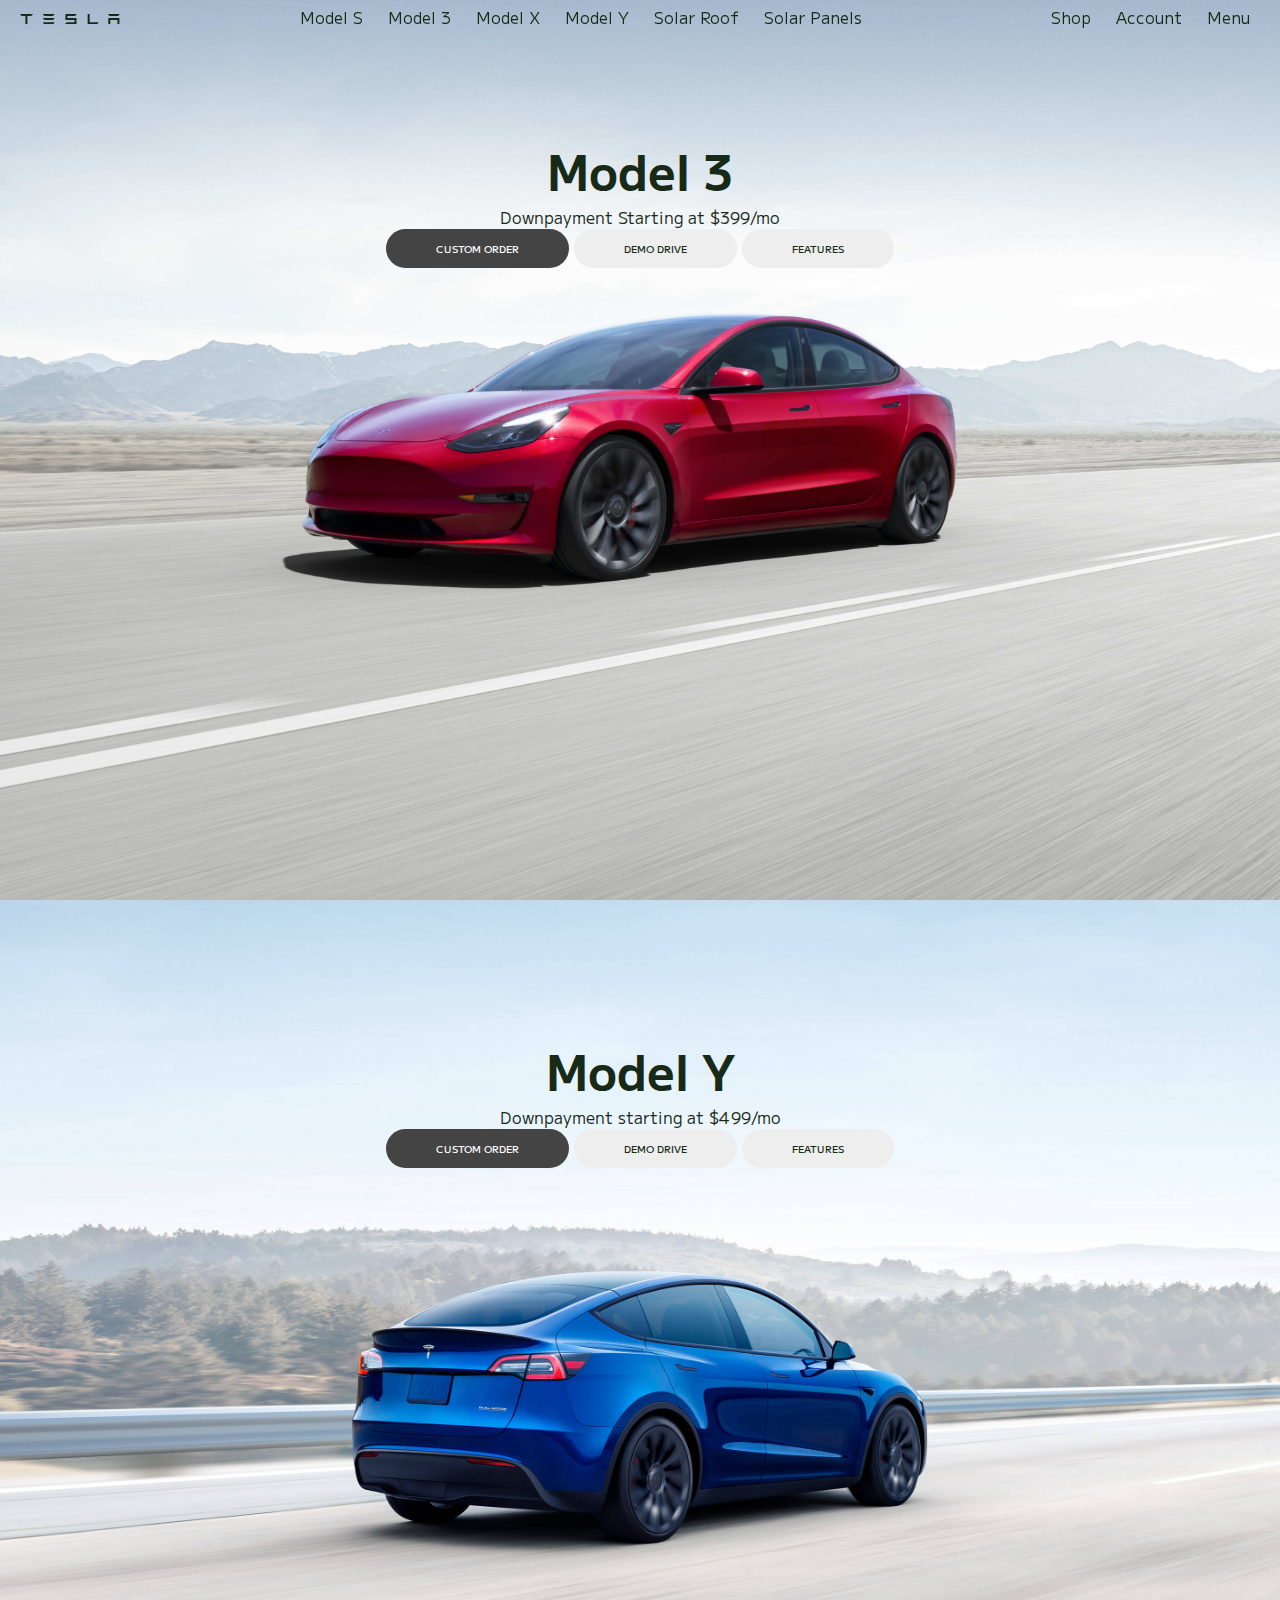
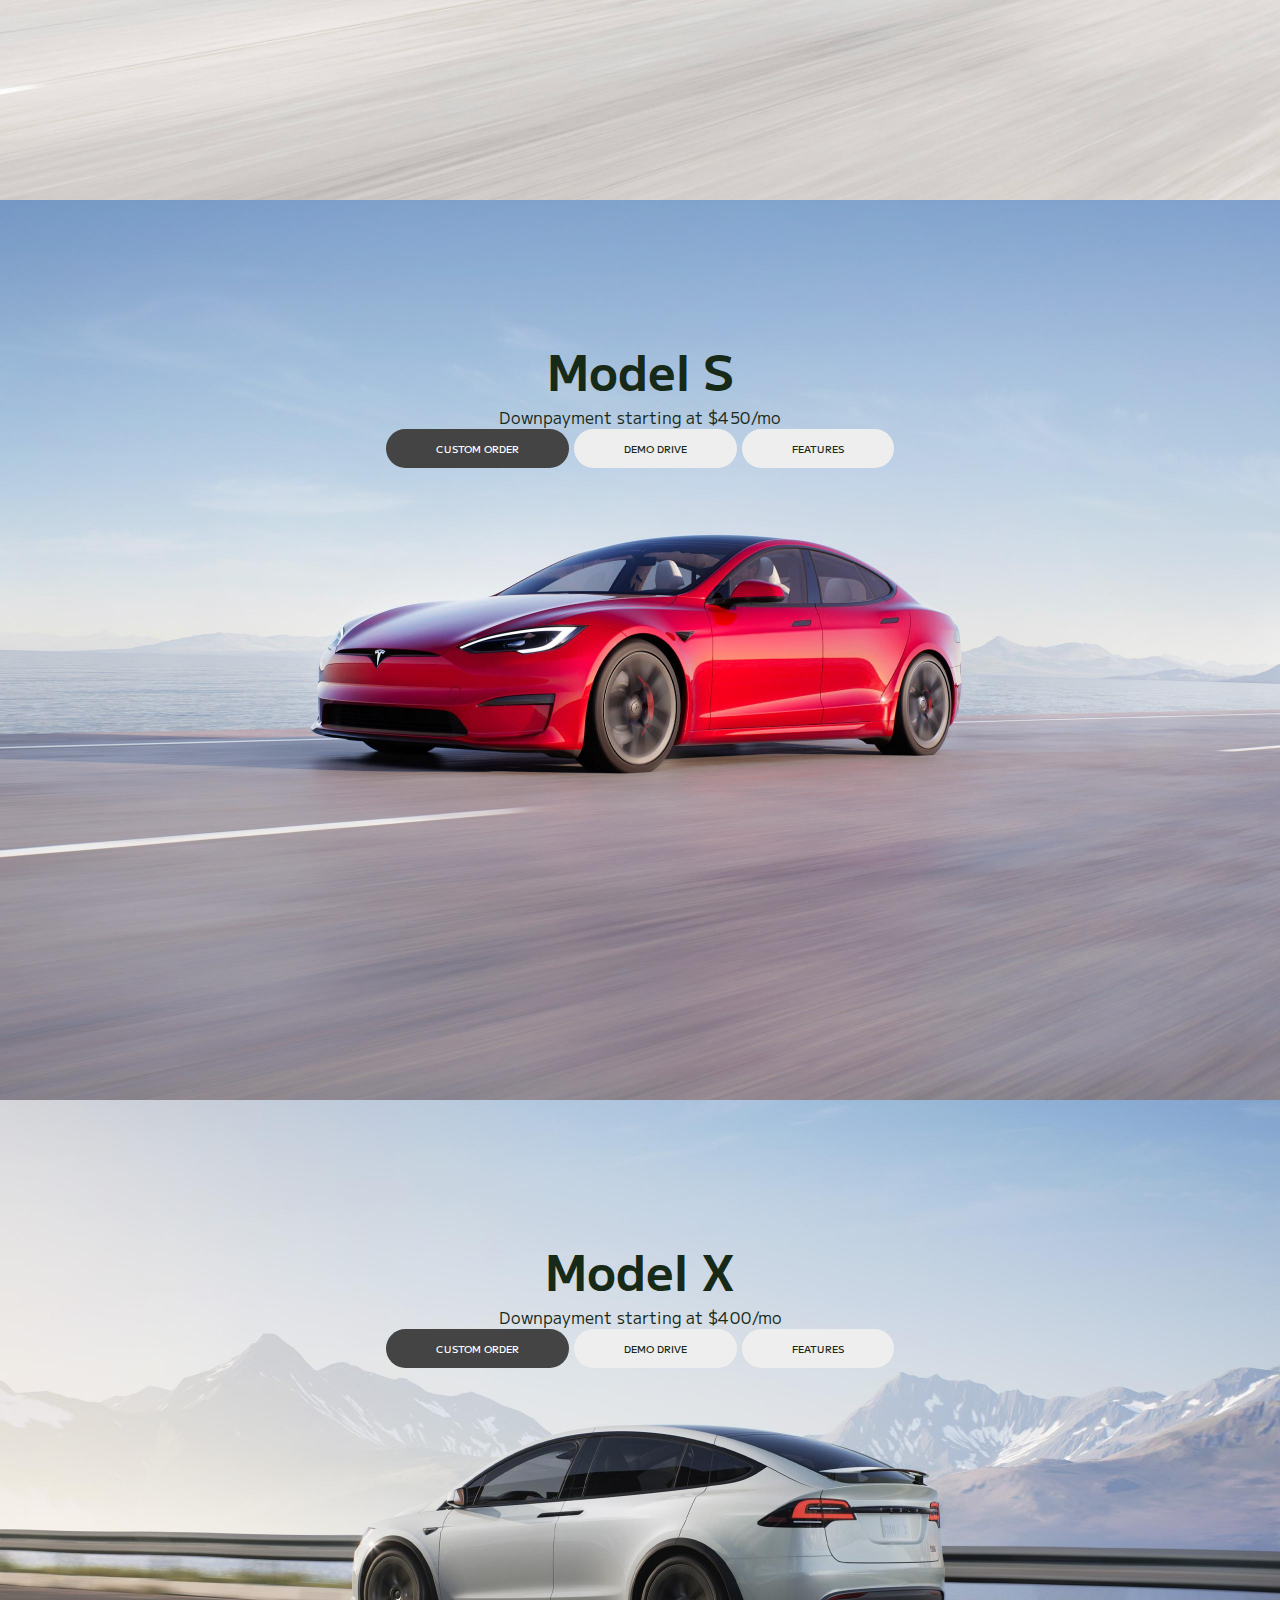
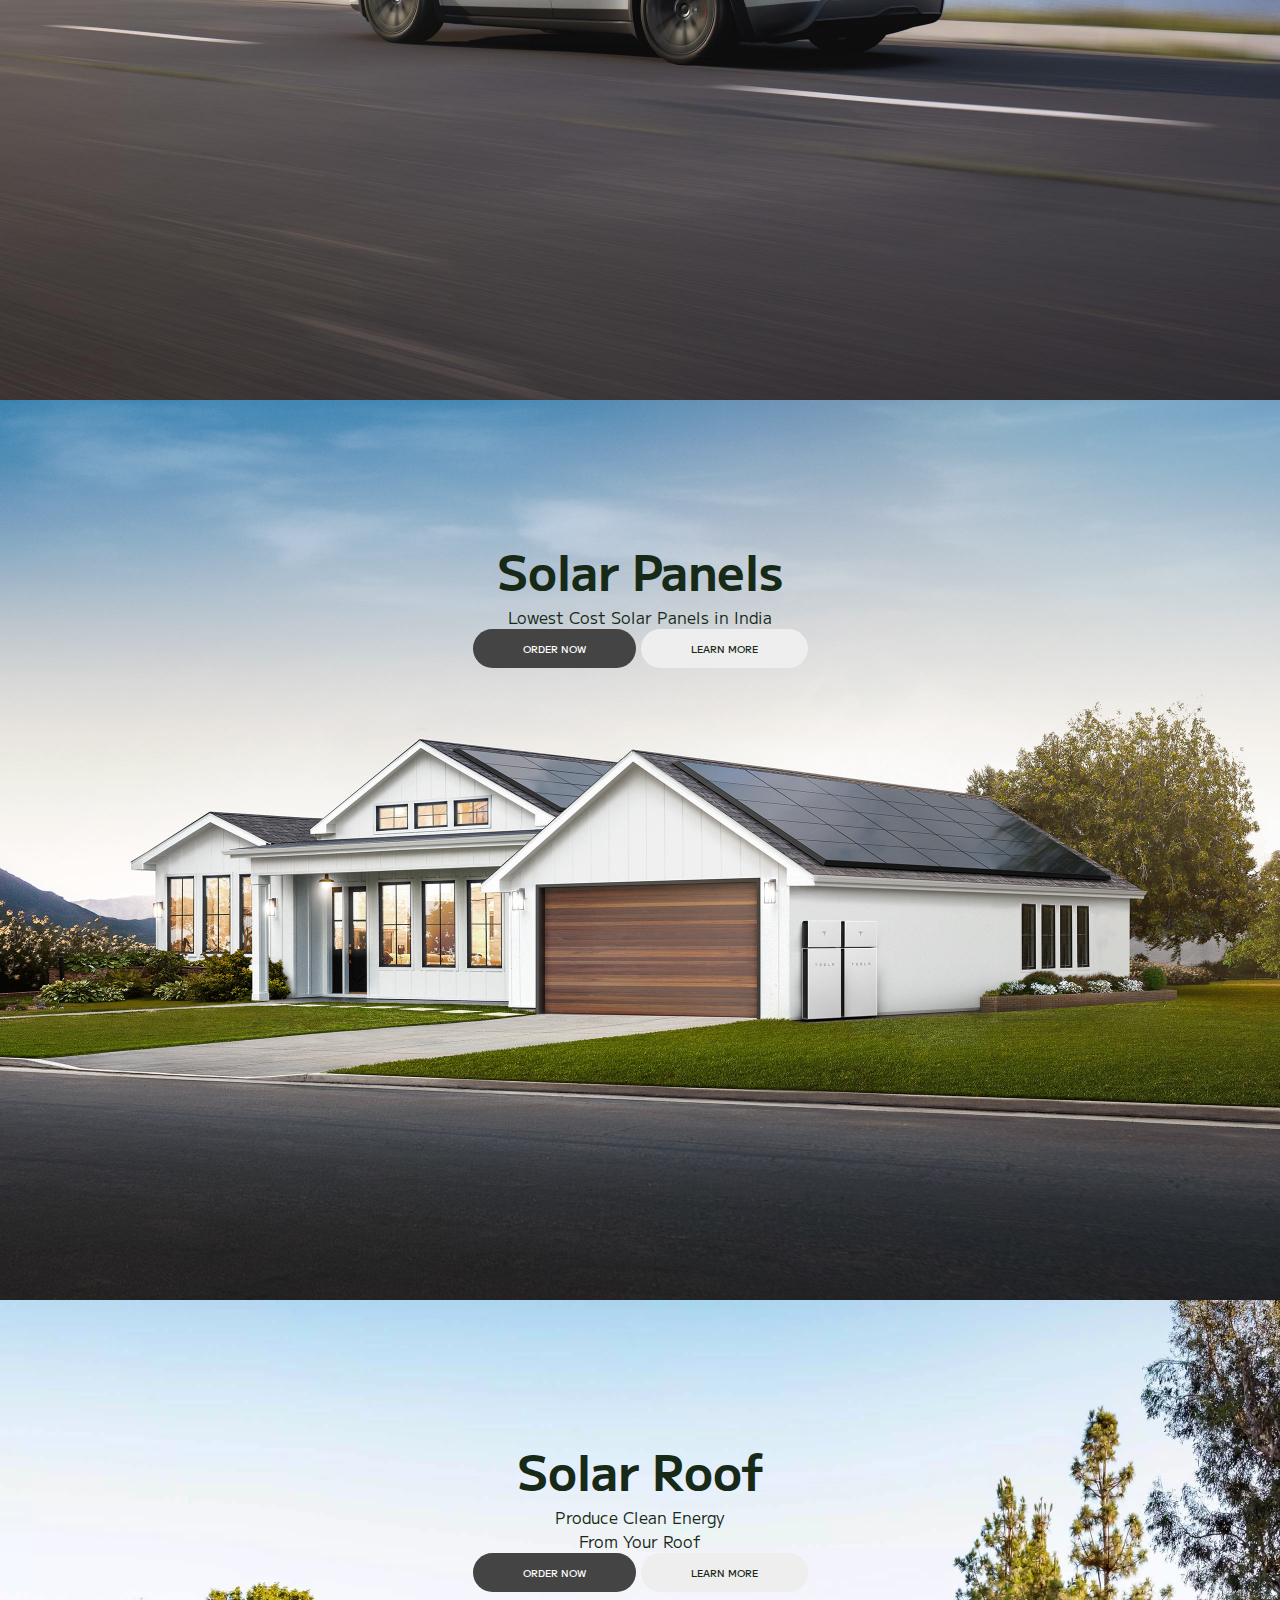
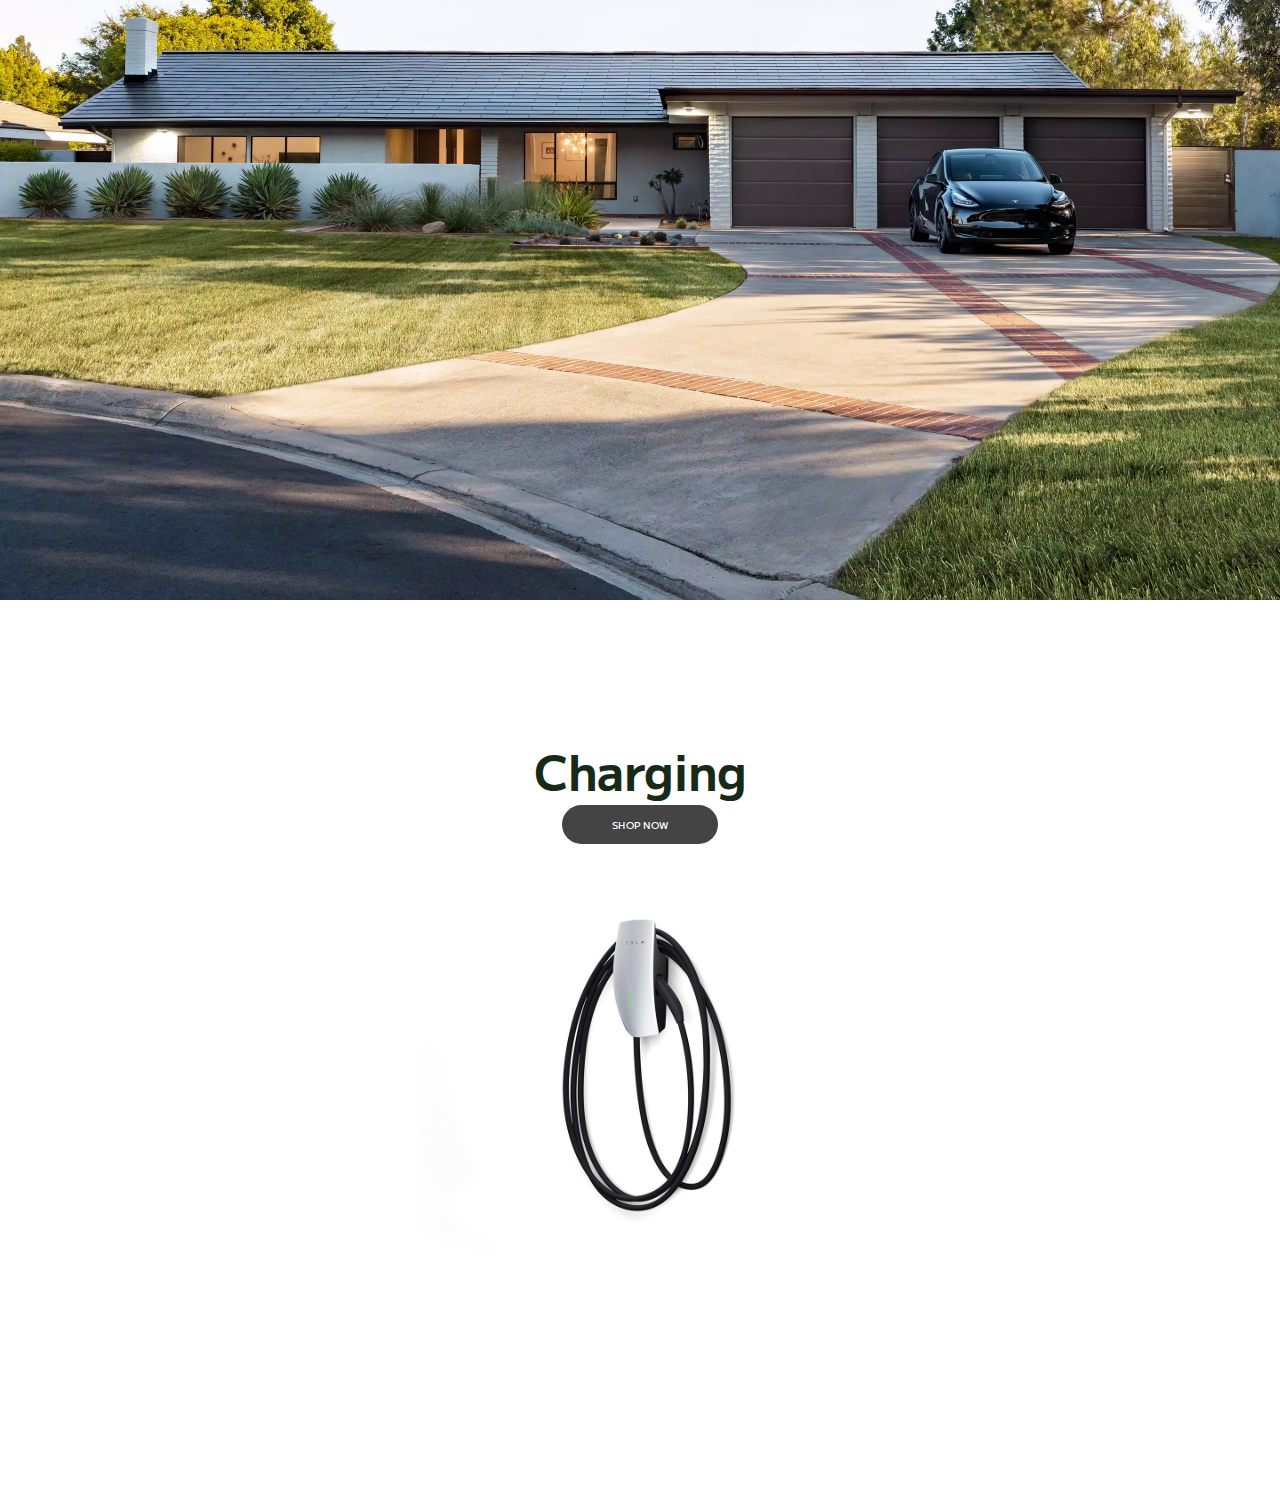
<file: index.html>
<!DOCTYPE html>
<html lang="en">

<head>
    <meta charset="UTF-8">
    <meta http-equiv="X-UA-Compatible" content="IE=edge">
    <meta name="viewport" content="width=device-width, initial-scale=1.0">
    <title>Document</title>
    <link rel="stylesheet" href="file1.css">
    <link rel="preconnect" href="https://fonts.googleapis.com">
    <link rel="preconnect" href="https://fonts.gstatic.com" crossorigin>
    <link href="https://fonts.googleapis.com/css2?family=M+PLUS+1:wght@400;500&display=swap" rel="stylesheet">
</head>

<body>
    <header>
        <a href="" class="logo">
            <svg class="tds-icon tds-icon-logo-wordmark tds-site-logo-icon" viewBox="0 0 342 35"
                xmlns="http://www.w3.org/2000/svg">
                <path
                    d="M0 .1a9.7 9.7 0 0 0 7 7h11l.5.1v27.6h6.8V7.3L26 7h11a9.8 9.8 0 0 0 7-7H0zm238.6 0h-6.8v34.8H263a9.7 9.7 0 0 0 6-6.8h-30.3V0zm-52.3 6.8c3.6-1 6.6-3.8 7.4-6.9l-38.1.1v20.6h31.1v7.2h-24.4a13.6 13.6 0 0 0-8.7 7h39.9v-21h-31.2v-7h24zm116.2 28h6.7v-14h24.6v14h6.7v-21h-38zM85.3 7h26a9.6 9.6 0 0 0 7.1-7H78.3a9.6 9.6 0 0 0 7 7zm0 13.8h26a9.6 9.6 0 0 0 7.1-7H78.3a9.6 9.6 0 0 0 7 7zm0 14.1h26a9.6 9.6 0 0 0 7.1-7H78.3a9.6 9.6 0 0 0 7 7zM308.5 7h26a9.6 9.6 0 0 0 7-7h-40a9.6 9.6 0 0 0 7 7z"
                    fill="currentColor"></path>
            </svg>
        </a>
        <nav class="center desktop">
            <a href="AboutModelS.html">Model S</a>
            <a href="AboutModel3.html">Model 3</a>
            <a href="AboutModelX.html">Model X</a>
            <a href="AboutModelY.html">Model Y</a>
            <a href="solarroof.html">Solar Roof</a>
            <a href="solarpanels.html">Solar Panels</a>
        </nav>
        <nav class="right">
            <a href="https://www.tesla.com/inventory/used/ms" class="desktop">Shop</a>
            <a href="login.html" class="desktop">Account</a>
            <a href=""id="desktop">Menu</a>
        </nav>

    </header>
    <div class="backdrop"></div>
    <aside>
        <button>
        <a href=""> Model S</a>
        <a href=""> Model 3</a>
        <a href=""> Model X</a>
        <a href=""> Model Y</a>
        <a href=""> Solar Roof</a>
        <a href=""> Solar Panels</a>
        <a href=""> Existing Inventory</a>
        <a href=""> Used Inventory</a>
        <a href=""> Trade-In</a>
        <a href=""> Demo Drive</a>
        <a href=""> Insurance</a>
        <a href=""> Powerwall</a>
        <a href=""> Commercial Energy</a>
        <a href=""> Utilities</a>
        <a href=""> Charging</a>
        <a href=""> Find Us</a>
        <a href=""> Support</a>
        <a href=""> Investor Relations</a>
        </button>
        
        
    </aside>
    
    <section style="background-image: url('Image/M3.jpg')">
        <div class="content">
            <h1>Model 3</h1>
            <p> Downpayment Starting at $399/mo </p>
            <div class="button">
                <a href="https://www.tesla.com/model3/design">Custom Order</a>
                <a href="https://www.tesla.com/en_AU/drive">Demo Drive</a>
                <a href="modelS.html">Features</a>
            </div>
        </div>

    </section>
    <section style="background-image: url('Image/MY.jpg')">
        <div class="content">
            <h1>Model Y</h1>
            <p>Downpayment starting at $499/mo</p>
            <div class="button">
                <a href="https://www.tesla.com/modely/design">Custom Order</a>
                <a href="https://www.tesla.com/en_AU/drive">Demo Drive</a>
                <a href="modelY.html">Features</a>
            </div>
        </div>
    </section>
    <section style="background-image: url('Image/MS.jpg')">
        <div class="content">
            <h1>Model S</h1>
            <p>Downpayment starting at $450/mo</p>
            <div class="button">
                <a href="https://www.tesla.com/models/design">Custom Order</a>
                <a href="https://www.tesla.com/en_AU/drive">Demo Drive</a>
                <a href="modelS.html">Features</a>
            </div>
        </div>
    </section>
    <section style="background-image: url('Image/MX.jpg')">
        <div class="content">
            <h1>Model X</h1>
            <p>Downpayment starting at $400/mo</p>
            <div class="button">
                <a href="https://www.tesla.com/modelx/design">Custom Order</a>
                <a href="https://www.tesla.com/en_AU/drive">Demo Drive</a>
                <a href="modelX.html">Features</a>
            
            </div>
        </div>
    </section>
    <section style="background-image: url('Image/SP.jpg')">
        <div class="content">
            <h1>Solar Panels</h1>
            <p> Lowest Cost Solar Panels in India </p>
            <div class="button">
                <a href="https://www.tesla.com/energy/design">Order Now</a>
                <a href="">Learn More</a>
            </div>
        </div>
    </section>
    <section style="background-image: url('Image/SF.JPEG')">
        <div class="content">
            <h1>Solar Roof</h1>
            <p> Produce Clean Energy <br> From Your Roof</p>
            <div class="button">
                <a href="https://www.tesla.com/solarroof/design">Order Now</a>
                <a href="">Learn More</a>
            </div>
        </div>
    </section>

    <section style="background-image: url('Image/AS.jpg')">
        <div class="content">
            <h1>Charging</h1>
            <div class="button">
                <a href="https://shop.tesla.com/category/charging#charging.at-home">Shop Now</a>

            </div>
        </div>
    </section>
    
    
</body>

</html>
</file>
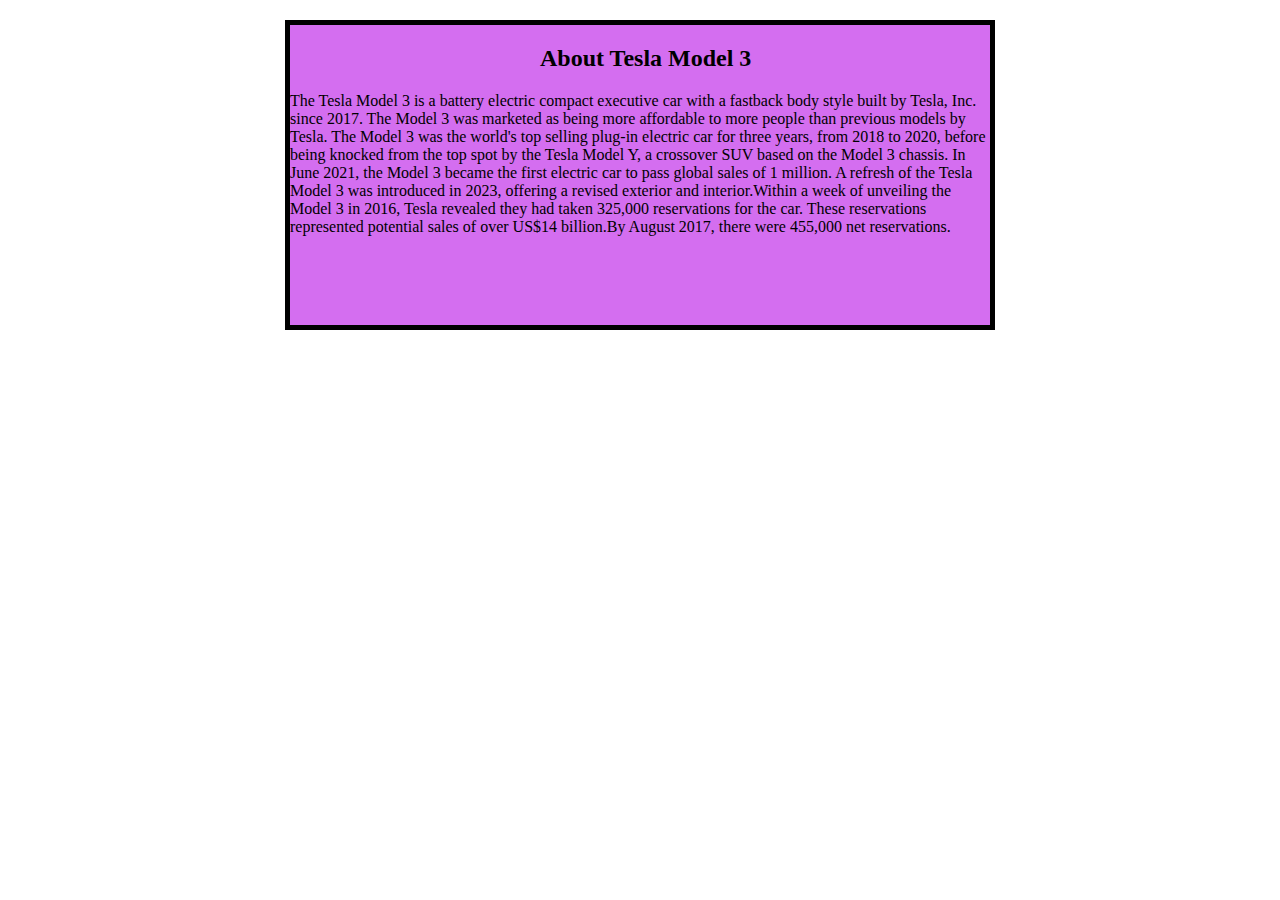
<file: AboutModel3.html>
<!DOCTYPE html>
<html lang="en">
<head>
    <meta charset="UTF-8">
    <meta name="viewport" content="width=device-width, initial-scale=1.0">
    <title>Document</title>
    <style>
         div{border:solid black 5px;
width: 700px;
height: 300px;
margin:auto;
background-color: rgba(187, 28, 231, 0.64);
margin-top:20px;
        }
        h2{
            margin-left: 250px;
        }
    </style>
</head>
<body>
    <div class="container">
        <h2>About Tesla Model 3</h2>
<p>
The Tesla Model 3 is a battery electric compact executive car with a fastback body style built
by Tesla, Inc. since 2017. The Model 3 was marketed as being more affordable to more people than
previous models by Tesla. The Model 3 was the world's top selling plug-in electric car for three
years, from 2018 to 2020, before being knocked from the top spot by the Tesla Model Y, a 
crossover SUV based on the Model 3 chassis. In June 2021, the Model 3 became the first electric 
car to pass global sales of 1 million. A refresh of the Tesla Model 3 was introduced in 2023, 
offering a revised exterior and interior.Within a week of unveiling the Model 3 in 2016, Tesla
revealed they had taken 325,000 reservations for the car. These reservations represented 
potential sales of over US$14 billion.By August 2017, there were 455,000 net reservations.
</p>
            </div>
</body>
</html>
</file>
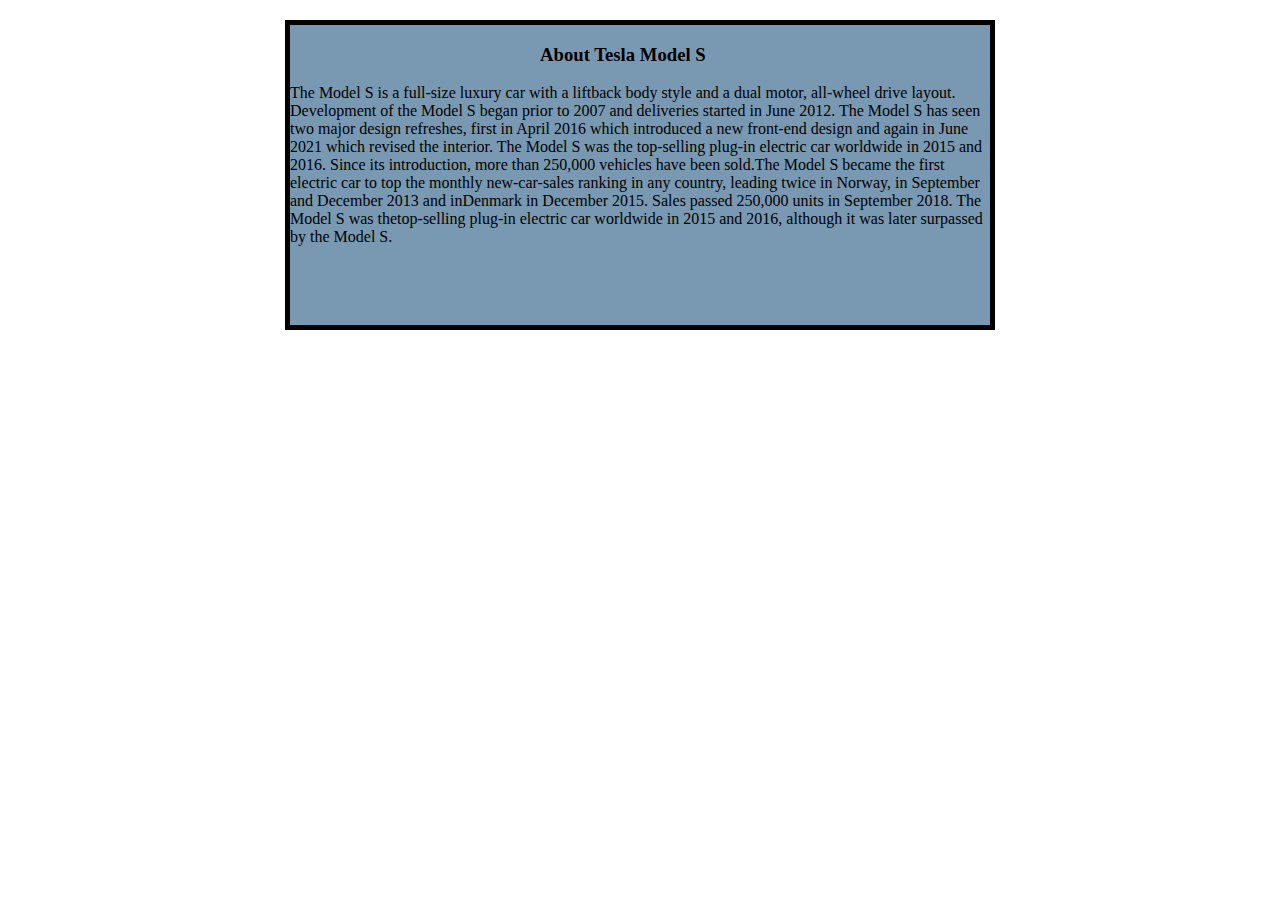
<file: AboutModelS.html>
<!DOCTYPE html>
<html lang="en">
<head>
    <meta charset="UTF-8">
    <meta name="viewport" content="width=device-width, initial-scale=1.0">
    <title>Document</title>
    <style>
        div{border:solid black 5px;
width: 700px;
height: 300px;
margin:auto;
background-color: rgb(121, 153, 178);
margin-top:20px;
        }
        h3{
            margin-left: 250px;
        }
    </style>
    
</head>
<body><div class="container">
    <h3>About Tesla Model S</h3>
    <p>
The Model S is a full-size luxury car with a liftback body style and a dual motor, all-wheel drive layout.
Development of the Model S began prior to 2007 and deliveries started in June 2012. The Model S
has seen two major design refreshes, first in April 2016 which introduced a new front-end design
and again in June 2021 which revised the interior. The Model S was the top-selling plug-in
electric car worldwide in 2015 and 2016. Since its introduction, more than 250,000 vehicles have
been sold.The Model S became the first electric car to top the monthly new-car-sales ranking in 
any country, leading twice in Norway, in September and December 2013 and inDenmark in December 
2015. Sales passed 250,000 units in September 2018. The Model S was thetop-selling plug-in 
electric car worldwide in 2015 and 2016, although it was later surpassed by 
the Model S.
    </p>
</div>
</body>
</html>
</file>
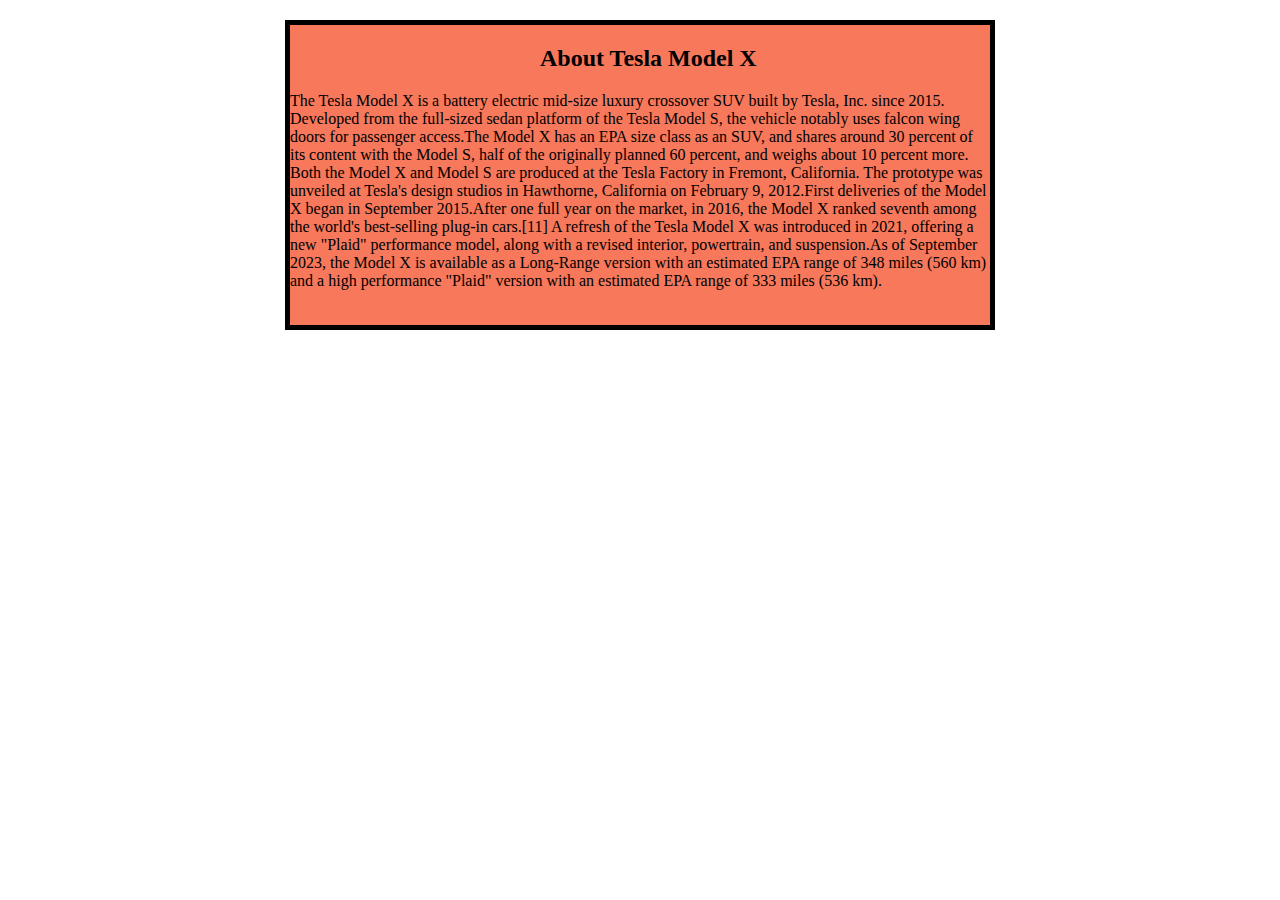
<file: AboutModelX.html>
<!DOCTYPE html>
<html lang="en">
<head>
    <meta charset="UTF-8">
    <meta name="viewport" content="width=device-width, initial-scale=1.0">
    <title>Document</title>
    <style>
        div{border:solid black 5px;
width: 700px;
height: 300px;
margin:auto;
background-color: rgb(247, 120, 91);
margin-top:20px;
        }
        h2{
            margin-left: 250px;
        }
    </style>
</head>
<body><div class="container">
    <h2>About Tesla Model X</h2>
<p>
The Tesla Model X is a battery electric mid-size luxury crossover SUV built by Tesla, Inc.
since 2015. Developed from the full-sized sedan platform of the Tesla Model S, the vehicle 
notably uses falcon wing doors for passenger access.The Model X has an EPA size class as an SUV,
and shares around 30 percent of its content with the Model S, half of the originally planned 60 
percent, and weighs about 10 percent more. Both the Model X and Model S are produced at the 
Tesla Factory in Fremont, California. The prototype was unveiled at Tesla's design studios in 
Hawthorne, California on February 9, 2012.First deliveries of the Model X began in September
2015.After one full year on the market, in 2016, the Model X ranked seventh among the world's 
best-selling plug-in cars.[11] A refresh of the Tesla Model X was introduced in 2021, offering 
a new "Plaid" performance model, along with a revised interior, powertrain, and suspension.As of
September 2023, the Model X is available as a Long-Range version with an estimated EPA range of
348 miles (560 km) and a high performance "Plaid" version with an estimated EPA range of 333
miles (536 km).
</p>
    </div>
</body>
</html>
</file>
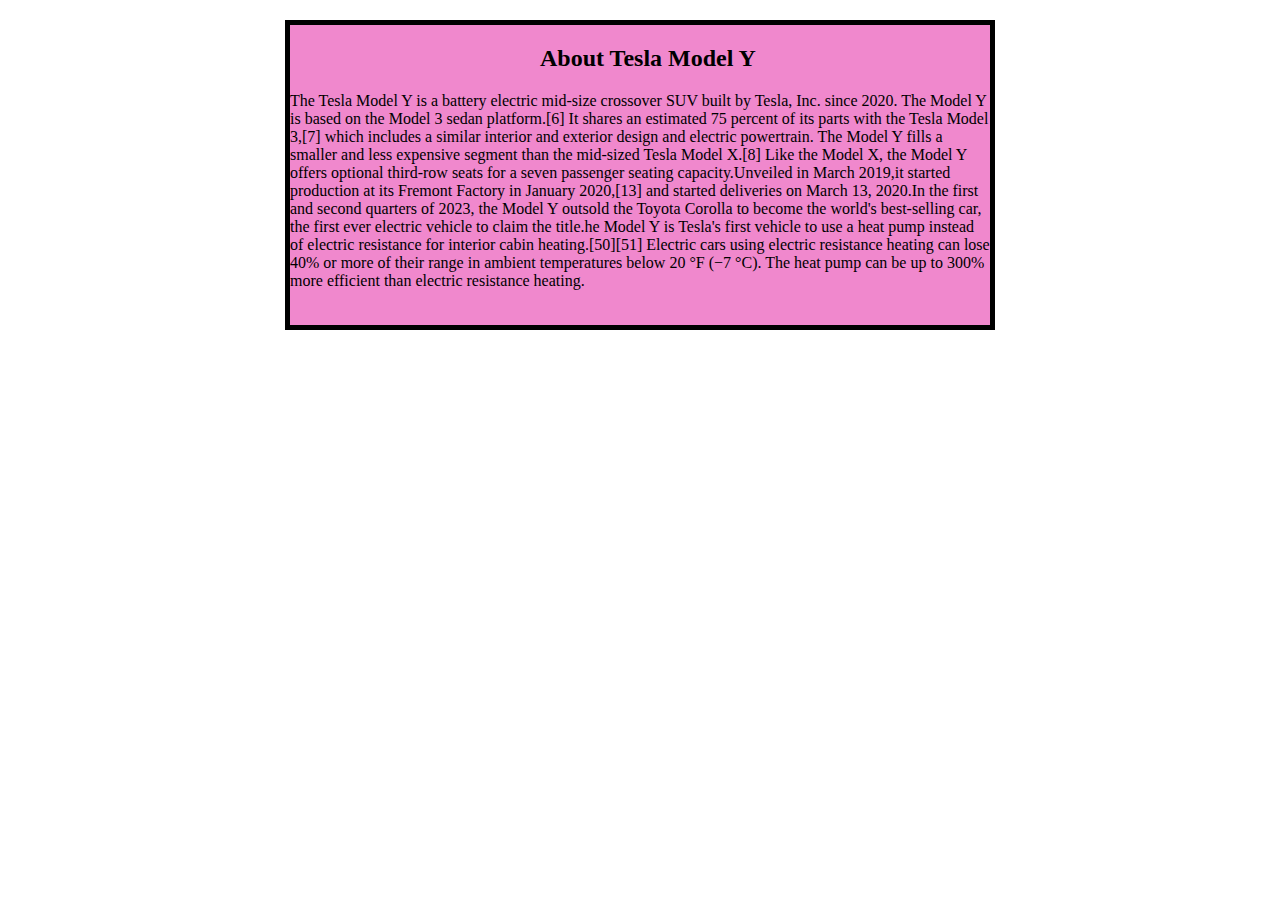
<file: AboutModelY.html>
<!DOCTYPE html>
<html lang="en">
<head>
    <meta charset="UTF-8">
    <meta name="viewport" content="width=device-width, initial-scale=1.0">
    <title>Document</title>
    <style>
        div{border:solid black 5px;
width: 700px;
height: 300px;
margin:auto;
background-color: rgba(228, 45, 167, 0.568);
margin-top:20px;
        }
        h2{
            margin-left: 250px;
        }
    </style>
</head>
<body><div class="container">
    <h2>About Tesla Model Y</h2>
<p>
The Tesla Model Y is a battery electric mid-size crossover SUV built by Tesla, Inc. since 2020.
The Model Y is based on the Model 3 sedan platform.[6] It shares an estimated 75 percent of its 
parts with the Tesla Model 3,[7] which includes a similar interior and exterior design and 
electric powertrain. The Model Y fills a smaller and less expensive segment than the mid-sized 
Tesla Model X.[8] Like the Model X, the Model Y offers optional third-row seats for a seven 
passenger seating capacity.Unveiled in March 2019,it started production at its Fremont Factory 
in January 2020,[13] and started deliveries on March 13, 2020.In the first and second quarters of
2023, the Model Y outsold the Toyota Corolla to become the world's best-selling car, the first 
ever electric vehicle to claim the title.he Model Y is Tesla's first vehicle to use a heat pump 
instead of electric resistance for interior cabin heating.[50][51] Electric cars using electric 
resistance heating can lose 40% or more of their range in ambient temperatures below 20 °F 
(−7 °C). The heat pump can be up to 300% more efficient than electric resistance heating.

</p>
    </div>
    
</body>
</html>
</file>
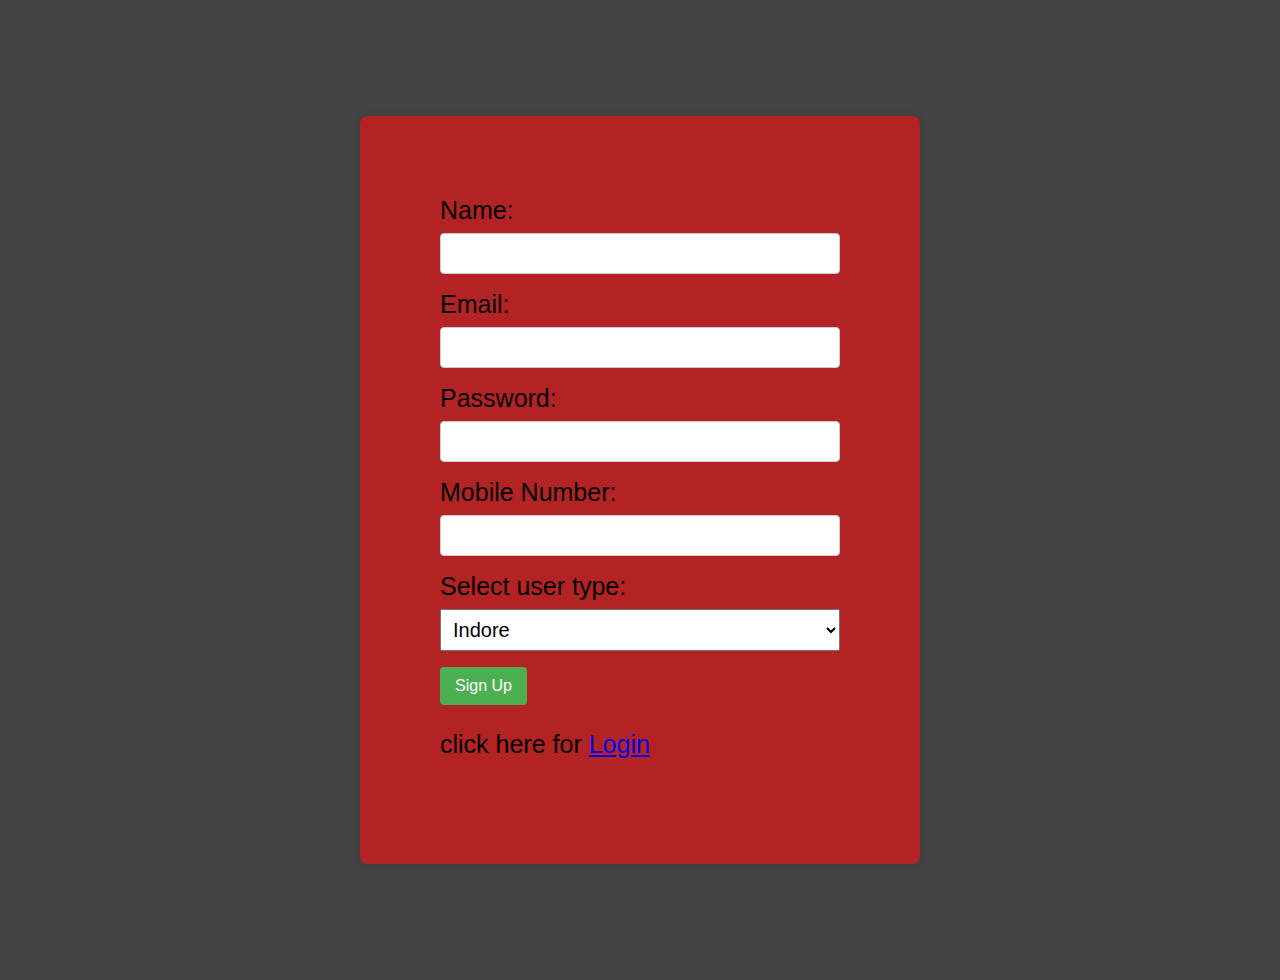
<file: login.html>
<!DOCTYPE html>
<html lang="en">
<head>
    <meta charset="UTF-8">
    <meta name="viewport" content="width=device-width, initial-scale=1.0">
    <title>Document</title>
</head>
<style>
    body {
      font-family: Arial, sans-serif;
      background-color: #444;
      margin: 0;
      display: flex;
      align-items: center;
      justify-content: center;
      height: 100vh;
      font-size: 25px;
      padding: 40px;
    }

    form {
      background-color: rgba(230, 22, 22, 0.693);
      padding: 80px;
      border-radius: 8px;
      box-shadow: 0 0 10px rgba(0, 0, 0, 0.1);
      width: 400px;
    }

    label {
      display: block;
      margin-bottom: 8px;
    }

    input {
      width: 100%;
      padding: 8px;
      margin-bottom: 16px;
      box-sizing: border-box;
      border: 1px solid #ccc;
      border-radius: 4px;
      font-size: 20px;

    }

    button {
      background-color: #4caf50;
      color: #fff;
      padding: 10px 15px;
      border: none;
      border-radius: 4px;
      cursor: pointer;
      font-size: 16px;
    }

    button:hover {
      background-color: #45a049;
    }
    select {
      width: 100%;
      padding: 8px;
      margin-bottom: 16px;
      box-sizing: border-box;
      font-size: 20px;
      
    }
  </style>
<body>
    
  <form>
    <label for="name">Name:</label>
    <input type="text" id="name" name="name" required>

    <label for="email">Email:</label>
    <input type="email" id="email" name="email" required>

    <label for="password">Password:</label>
    <input type="password" id="password" name="password" required>

    <label for="mobile">Mobile Number:</label>
    <input type="tel" id="mobile" name="mobile" pattern="[0-9]{10}" required>
    <label for="userType">Select user type:</label>
    <select id="userType" required>
      <option value="1">Indore</option>
      <option value="2">Narsinghgarh</option>
      <option value="3">Ujjain</option>
      <option value="4">Bhopal</option>
    </select><br>

   <a href="indore.html">  <button>Sign Up</button></a>
    <p>click here for <a href="login.html"> Login</a></p>
  </form>
    
</body>
</html>
</file>
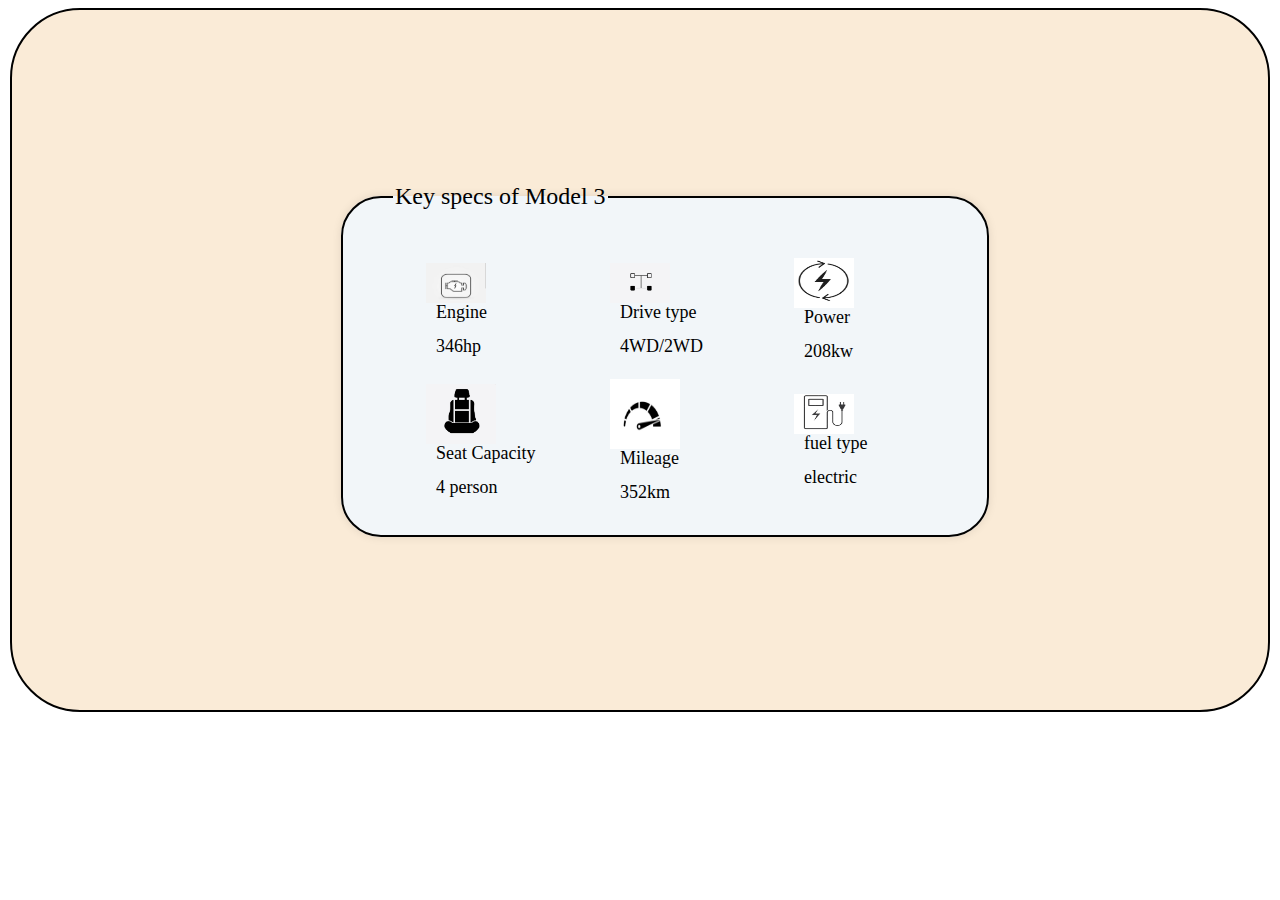
<file: model3.html>
<!DOCTYPE html>
<html lang="en">
<head>
    <meta charset="UTF-8">
    <meta name="viewport" content="width=device-width, initial-scale=1.0">
    <title>Document</title>
    <style>
        .container{
            background-color:antiquewhite;
            border:2px solid black;
            height:700px;
            margin:2px;
            padding-left:50px;
            display:flex;
            border-radius: 70px;
           
            
    }

        fieldset {width:300px;
            height:250px;
border-radius:40px;
border:solid black 2px;
background-color: rgba(240, 248, 255, 0.856);
box-shadow: 0 0 10px rgba(0, 0, 0, 0.1);
padding:50px;
margin:auto;
        }
        p {margin-left:40px ;
font-size:18px;
margin-top:-5px;

        }
        img {margin-top:-5px;
            margin-right:80px;
            margin-left:30px;
        }
        legend{
            font-size:24px;
        }
    </style>
</head>
<body><div class="container">
    <fieldset>
        <legend for="">Key specs of Model 3</legend>
    <table>
        <tr>
            <td>
        <img src="image1.jpeg" alt="image1" width="60px" height="40px">
        <p>Engine</p>
        <p>346hp</p>
        </td>
        
        <td>
        <img src="image2.jpeg" alt="image1" width="60px" height="40px" >
        <p>Drive type</p>
        <p>4WD/2WD</p>
        </td>
        <td>
            <img src="image3.jpeg" alt="image1" width="60px" height="50px">
            <p>Power</p>
            <p>208kw</p>
            </td>
        
       </tr>
        <tr>
            <td>
                <img src="image4.jpeg" alt="image2" width="70px" height="60px">
                <p>Seat Capacity</p>
                <p>4 person</p3>
            </td>
            
            <td>
                <img src="image6.jpeg" alt="image2" height="70px" width="70px">
                <p>Mileage</p>
                <p>352km</p>
                </td>
                <td>
                <img src="image5.jpeg" alt="image2" height="40px" width="60px">
                <p>fuel type</p>
                <p>electric</p>
            </td>

        </tr>
    </table>
    </fieldset>
    </div>
</body>
</html>
</file>
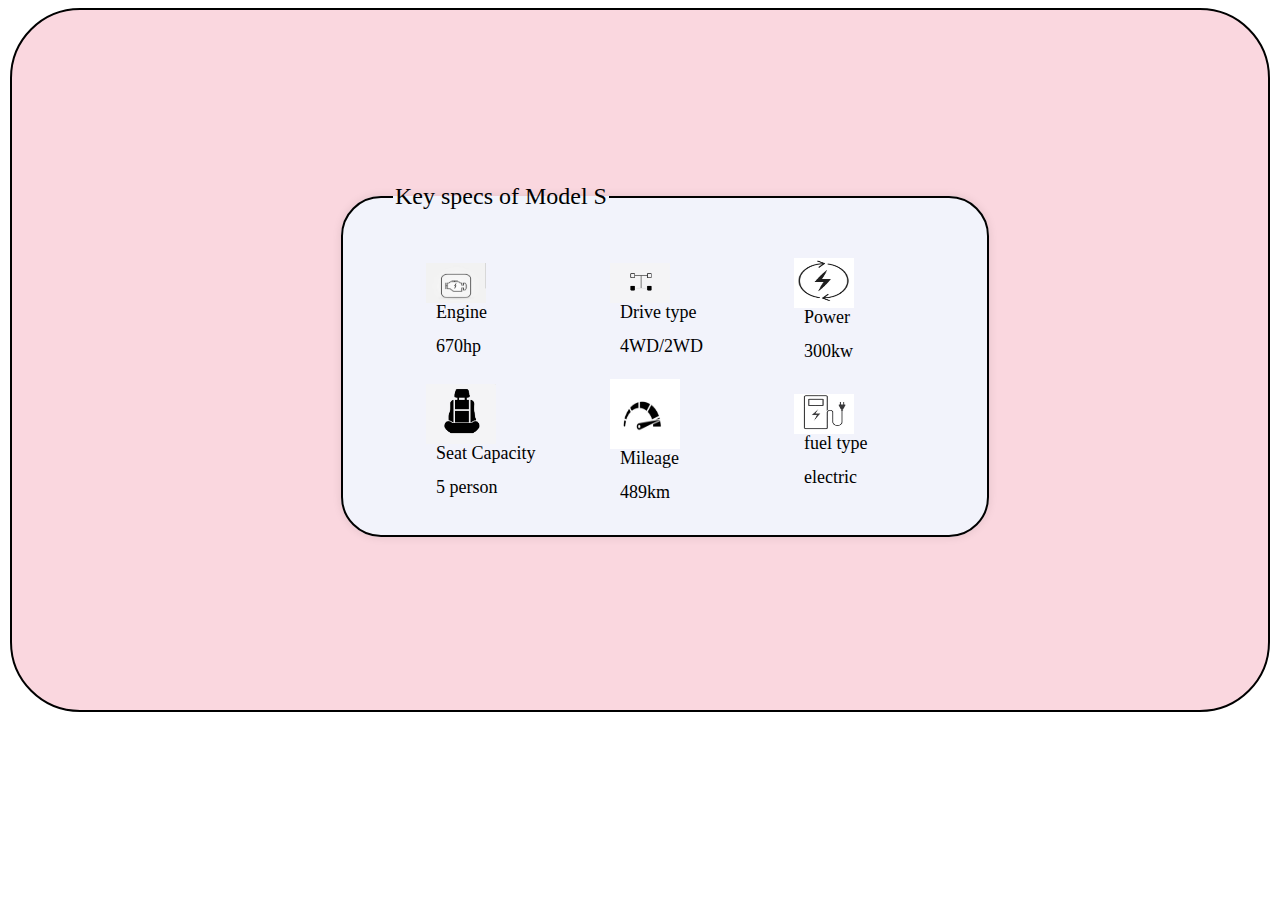
<file: modelS.html>
<!DOCTYPE html>
<html lang="en">
<head>
    <meta charset="UTF-8">
    <meta name="viewport" content="width=device-width, initial-scale=1.0">
    <title>Document</title>
    <style>
         .container{
            background-color:rgb(250, 215, 223);
            border:2px solid black;
            height:700px;
            margin:2px;
            padding-left:50px;
            display:flex;
            border-radius: 70px;
           
            
    }

        fieldset {width:300px;
            height:250px;
border-radius:40px;
border:solid black 2px;
background-color: rgba(240, 248, 255, 0.856);
box-shadow: 0 0 10px rgba(0, 0, 0, 0.1);
padding:50px;
margin:auto;
        }
        p {margin-left:40px ;
font-size:18px;
margin-top:-5px;

        }
        img {margin-top:-5px;
            margin-right:80px;
            margin-left:30px;
        }
        legend{
            font-size:24px;
        }
    </style>
</head>
<body><div class="container">
    <fieldset>
        <legend for="">Key specs of Model S</legend>
    <table>
        <tr>
            <td>
        <img src="image1.jpeg" alt="image1" width="60px" height="40px">
        <p>Engine</p>
        <p>670hp</p>
        </td>
        
        <td>
        <img src="image2.jpeg" alt="image1" width="60px" height="40px" >
        <p>Drive type</p>
        <p>4WD/2WD</p>
        </td>
        <td>
            <img src="image3.jpeg" alt="image1" width="60px" height="50px">
            <p>Power</p>
            <p>300kw</p>
            </td>
        
       </tr>
        <tr>
            <td>
                <img src="image4.jpeg" alt="image2" width="70px" height="60px">
                <p>Seat Capacity</p>
                <p>5 person</p3>
            </td>
            
            <td>
                <img src="image6.jpeg" alt="image2" height="70px" width="70px">
                <p>Mileage</p>
                <p>489km</p>
                </td>
                <td>
                <img src="image5.jpeg" alt="image2" height="40px" width="60px">
                <p>fuel type</p>
                <p>electric</p>
            </td>

        </tr>
    </table>
    </fieldset>
    </div>
</body>
</html>
</file>
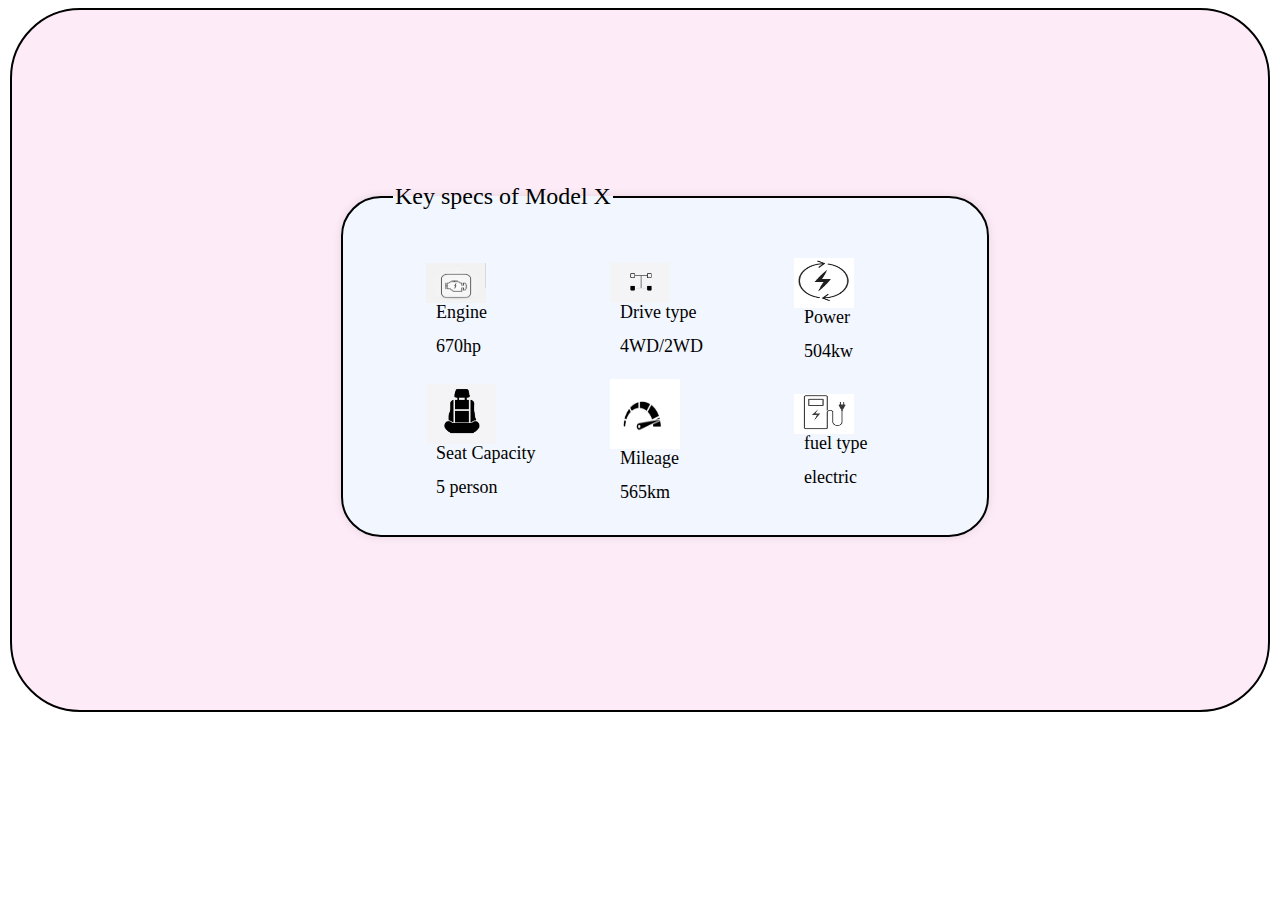
<file: modelX.html>
<!DOCTYPE html>
<html lang="en">
<head>
    <meta charset="UTF-8">
    <meta name="viewport" content="width=device-width, initial-scale=1.0">
    <title>Document</title>
    <style>
         .container{
            background-color:rgba(250, 215, 241, 0.49);
            border:2px solid black;
            height:700px;
            margin:2px;
            padding-left:50px;
            display:flex;
            border-radius: 70px;
           
            
    }

        fieldset {width:300px;
            height:250px;
border-radius:40px;
border:solid black 2px;
background-color: rgba(240, 248, 255, 0.856);
box-shadow: 0 0 10px rgba(0, 0, 0, 0.1);
padding:50px;
margin:auto;
        }
        p {margin-left:40px ;
font-size:18px;
margin-top:-5px;

        }
        img {margin-top:-5px;
            margin-right:80px;
            margin-left:30px;
        }
        legend{
            font-size:24px;
        }
    </style>
</head>
<body><div class="container">
    <fieldset>
        <legend for="">Key specs of Model X</legend>
    <table>
        <tr>
            <td>
        <img src="image1.jpeg" alt="image1" width="60px" height="40px">
        <p>Engine</p>
        <p>670hp</p>
        </td>
        
        <td>
        <img src="image2.jpeg" alt="image1" width="60px" height="40px" >
        <p>Drive type</p>
        <p>4WD/2WD</p>
        </td>
        <td>
            <img src="image3.jpeg" alt="image1" width="60px" height="50px">
            <p>Power</p>
            <p>504kw</p>
            </td>
        
       </tr>
        <tr>
            <td>
                <img src="image4.jpeg" alt="image2" width="70px" height="60px">
                <p>Seat Capacity</p>
                <p>5 person</p3>
            </td>
            
            <td>
                <img src="image6.jpeg" alt="image2" height="70px" width="70px">
                <p>Mileage</p>
                <p>565km</p>
                </td>
                <td>
                <img src="image5.jpeg" alt="image2" height="40px" width="60px">
                <p>fuel type</p>
                <p>electric</p>
            </td>

        </tr>
    </table>
    </fieldset>
    </div>
</body>
</html>
</file>
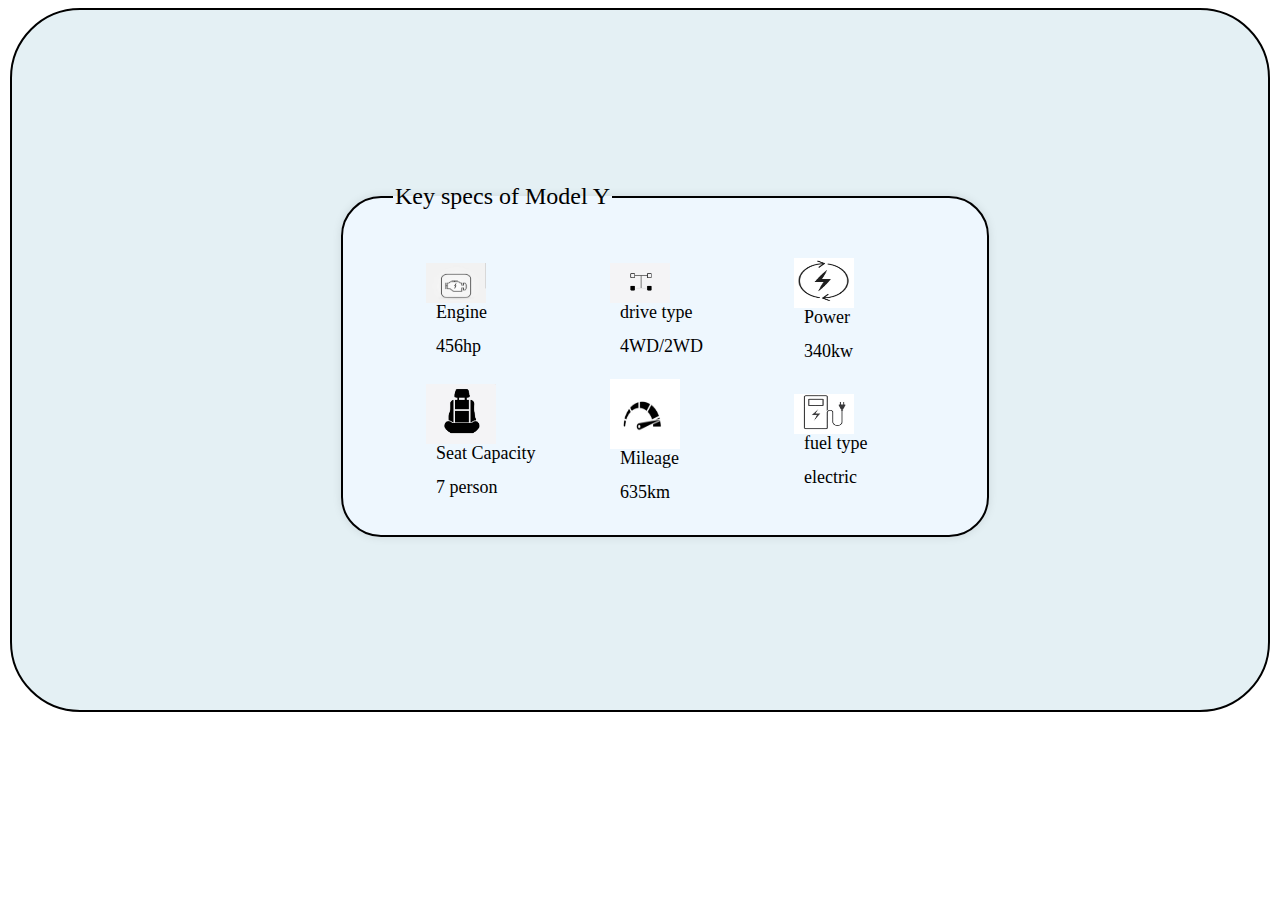
<file: modelY.html>
<!DOCTYPE html>
<html lang="en">
<head>
    <meta charset="UTF-8">
    <meta name="viewport" content="width=device-width, initial-scale=1.0">
    <title>Document</title>
    <style>
         .container{
            background-color:rgba(196, 223, 231, 0.463);
            border:2px solid black;
            height:700px;
            margin:2px;
            padding-left:50px;
            display:flex;
            border-radius: 70px;
           
            
    }

        fieldset {width:300px;
            height:250px;
border-radius:40px;
border:solid black 2px;
background-color: rgba(240, 248, 255, 0.856);
box-shadow: 0 0 10px rgba(0, 0, 0, 0.1);
padding:50px;
margin:auto;
        }
        p {margin-left:40px ;
font-size:18px;
margin-top:-5px;

        }
        img {margin-top:-5px;
            margin-right:80px;
            margin-left:30px;
        }
        legend{
            font-size:24px;
        }
    </style>
</head>
<body>
    <div class="container">
    <fieldset>
        <legend for="">Key specs of Model Y</legend>
    <table>
        <tr>
            <td>
        <img src="image1.jpeg" alt="image1" width="60px" height="40px">
        <p>Engine</p>
        <p>456hp</p>
        </td>
        
        <td>
        <img src="image2.jpeg" alt="image1" width="60px" height="40px" >
        <p>drive type</p>
        <p>4WD/2WD</p>
        </td>
        <td>
            <img src="image3.jpeg" alt="image1" width="60px" height="50px">
            <p>Power</p>
            <p>340kw</p>
            </td>
        
       </tr>
        <tr>
            <td>
                <img src="image4.jpeg" alt="image2" width="70px" height="60px">
                <p>Seat Capacity</p>
                <p>7 person</p3>
            </td>
            
            <td>
                <img src="image6.jpeg" alt="image2" height="70px" width="70px">
                <p>Mileage</p>
                <p>635km</p>
                </td>
                <td>
                <img src="image5.jpeg" alt="image2" height="40px" width="60px">
                <p>fuel type</p>
                <p>electric</p>
            </td>

        </tr>
    </table>
    </fieldset>
    </div>
</body>
</html>
</file>
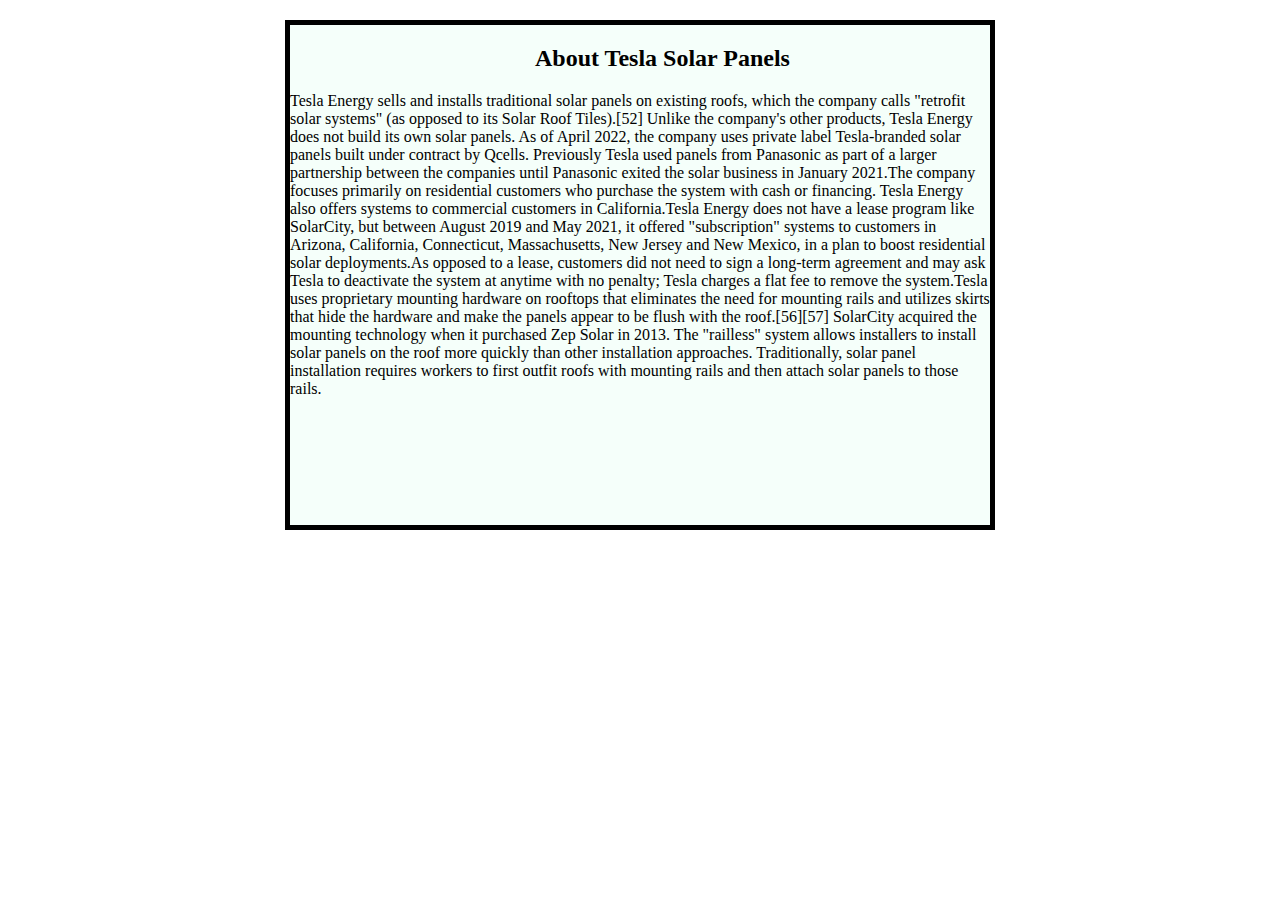
<file: solarpanels.html>
<!DOCTYPE html>
<html lang="en">
<head>
    <meta charset="UTF-8">
    <meta name="viewport" content="width=device-width, initial-scale=1.0">
    <title>Document</title>
    <style>
        div{border:solid black 5px;
width: 700px;
height: 500px;
margin:auto;
background-color:#F5FFFA;
margin-top:20px;
        }
        h2{
            margin-left: 245px;
        }
    </style>
</head>
<body><div class="container">
    <h2>About Tesla Solar Panels</h2>
<p>
Tesla Energy sells and installs traditional solar panels on existing roofs, which the company 
calls "retrofit solar systems" (as opposed to its Solar Roof Tiles).[52] Unlike the company's 
other products, Tesla Energy does not build its own solar panels. As of April 2022, the company 
uses private label Tesla-branded solar panels built under contract by Qcells. Previously Tesla 
used panels from Panasonic as part of a larger partnership between the companies until Panasonic 
exited the solar business in January 2021.The company focuses primarily on residential customers
who purchase the system with cash or financing. Tesla Energy also offers systems to commercial 
customers in California.Tesla Energy does not have a lease program like SolarCity, but between 
August 2019 and May 2021, it offered "subscription" systems to customers in Arizona, California,
Connecticut, Massachusetts, New Jersey and New Mexico, in a plan to boost residential solar 
deployments.As opposed to a lease, customers did not need to sign a long-term agreement and may 
ask Tesla to deactivate the system at anytime with no penalty; Tesla charges a flat fee to 
remove the system.Tesla uses proprietary mounting hardware on rooftops that eliminates the need 
for mounting rails and utilizes skirts that hide the hardware and make the panels appear to be 
flush with the roof.[56][57] SolarCity acquired the mounting technology when it purchased Zep 
Solar in 2013. The "railless" system allows installers to install solar panels on the roof more 
quickly than other installation approaches. Traditionally, solar panel installation requires 
workers to first outfit roofs with mounting rails and then attach solar panels to those rails.
</p>
        </div>
    
</body>
</html>
</file>
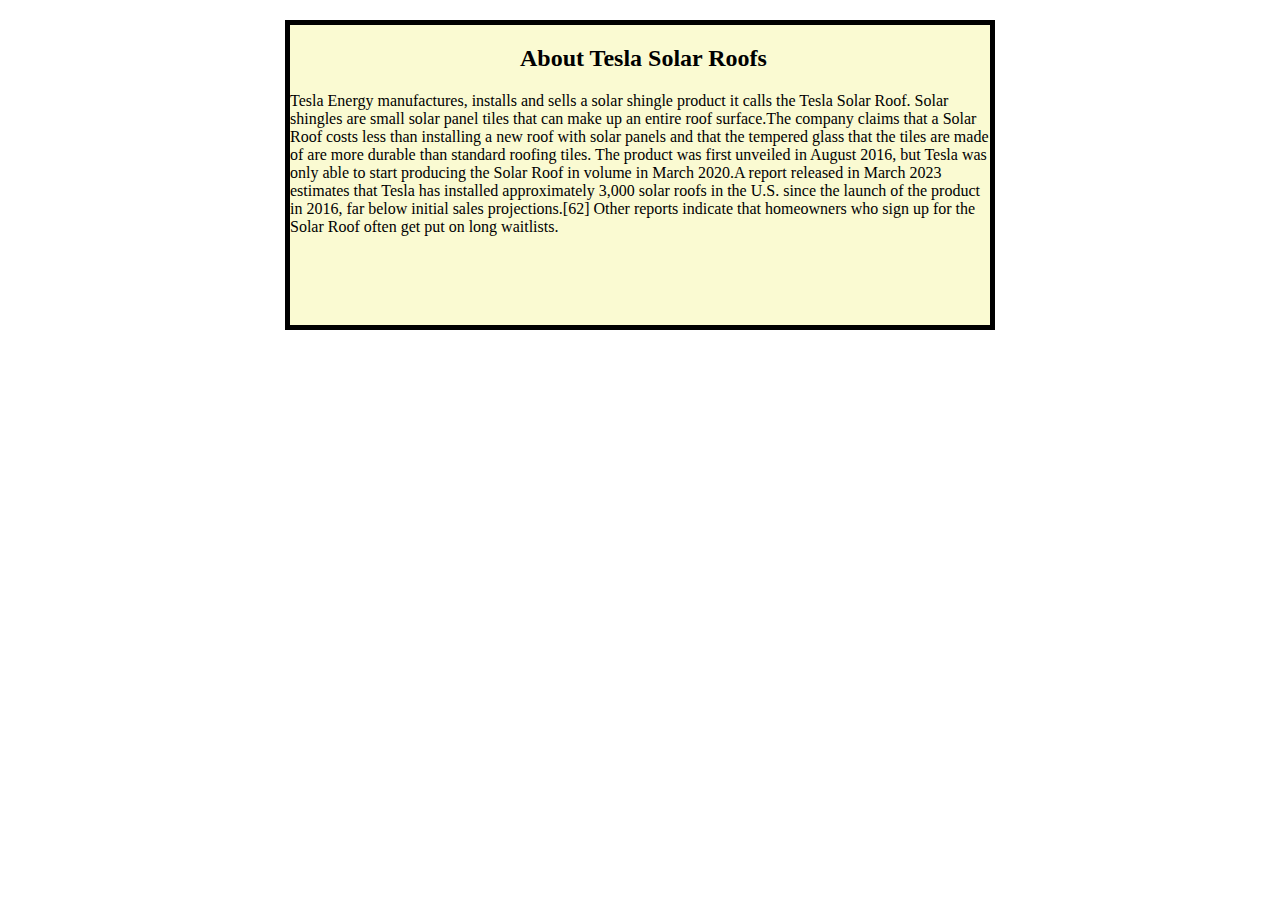
<file: solarroof.html>
<!DOCTYPE html>
<html lang="en">
<head>
    <meta charset="UTF-8">
    <meta name="viewport" content="width=device-width, initial-scale=1.0">
    <title>Document</title>
    <style>
        div{border:solid black 5px;
width: 700px;
height: 300px;
margin:auto;
background-color:#FAFAD2;
margin-top:20px;
       }
       h2{
           margin-left: 230px;
       }
   </style>
</head>
<body>
    <div class="container">
        <h2>About Tesla Solar Roofs</h2>
<p>
Tesla Energy manufactures, installs and sells a solar shingle product it calls the Tesla Solar 
Roof. Solar shingles are small solar panel tiles that can make up an entire roof surface.The 
company claims that a Solar Roof costs less than installing a new roof with solar panels and that
the tempered glass that the tiles are made of are more durable than standard roofing tiles. The 
product was first unveiled in August 2016, but Tesla was only able to start producing the Solar 
Roof in volume in March 2020.A report released in March 2023 estimates that Tesla has installed 
approximately 3,000 solar roofs in the U.S. since the launch of the product in 2016, far below 
initial sales projections.[62] Other reports indicate that homeowners who sign up for the Solar 
Roof often get put on long waitlists.
        </p>
        </div>
</body>
</html>
</file>
<file: file1.css>
* {
    padding: 0;
    margin: 0;
    box-sizing: border-box;
}

body {
    color: #172a17;
    font-family: 'M PLUS 1', sans-serif;
}

.desktop {
    display: none;
}

@media only screen and (min-width: 1200px) {
    .desktop {
        display: initial;
    }
}


header {
    display: grid;
    grid-template-columns: auto 1fr auto;
    padding: 5px 20px;
    position: fixed;
    top: 0;
    z-index: 2;
    width: 100%;

}

a.logo {
    height: 13px;
    width: 100px;
    color: inherit;
}

header a {
    color: inherit;
}

header nav a {
    text-decoration: none;
    padding: 5px 10px;
}

header nav.center {
    text-align: center;
}

header nav.right {
    text-align: right;
}

section {
    height: 100vh;
    background-size: cover;
    background-position: center center;
}

section .content {
    width: 100%;
    height: 100vh;
    padding-top: 15vh;
    padding-bottom: 15vh;
    text-align: center;
    display: block;
    grid-template-columns: min-content auto min-content;
}

section h1 {
    font-size: 3rem;
}

section a {
    color: inherit;
}

section .button a {
    display: inline-block;
    background-color: #eee;
    color: inherit;
    padding: 12px 50px;
    border-radius: 25px;
    text-decoration: none;
    text-transform: uppercase;
    font-size: 10px;
    font-weight: 500;


}

section .button a:first-child {
    background-color: #444;
    color: #fff;
}

section .button {
    display: grid;
    row-gap: 10px;

    margin: 0 350px;

}

@media (min-width : 768px) {
    section .button {
        max-width: 500px;
        margin: 0 auto;
        grid-template-columns: 1fr 1fr;
        column-gap: 10px;
        display:inline;
    }

}

aside {
    position: fixed;
    right: -320px;
    width: 320px;
    background-color: #fff;
    padding: 80px 40px;
    z-index: 4;
    height: 100vh;

}
aside.active{
    right: 0;
}
aside a{
    display: block;
    color: inherit;
    text-decoration: none;
    padding: 12px 0;
    font-size: 14px;
    font-weight: 500;


}

aside backdrop.close{
    font-size: 50px;
    border: 0;
    background-color: transparent;
    position: absolute;
    top: 10px;
    padding: 10px;
    font-family: sans-serif;
    width:30px;
}
/* a:hover{ */
    background-color: aqua;
    color: yellow;
/* } */
</file>
